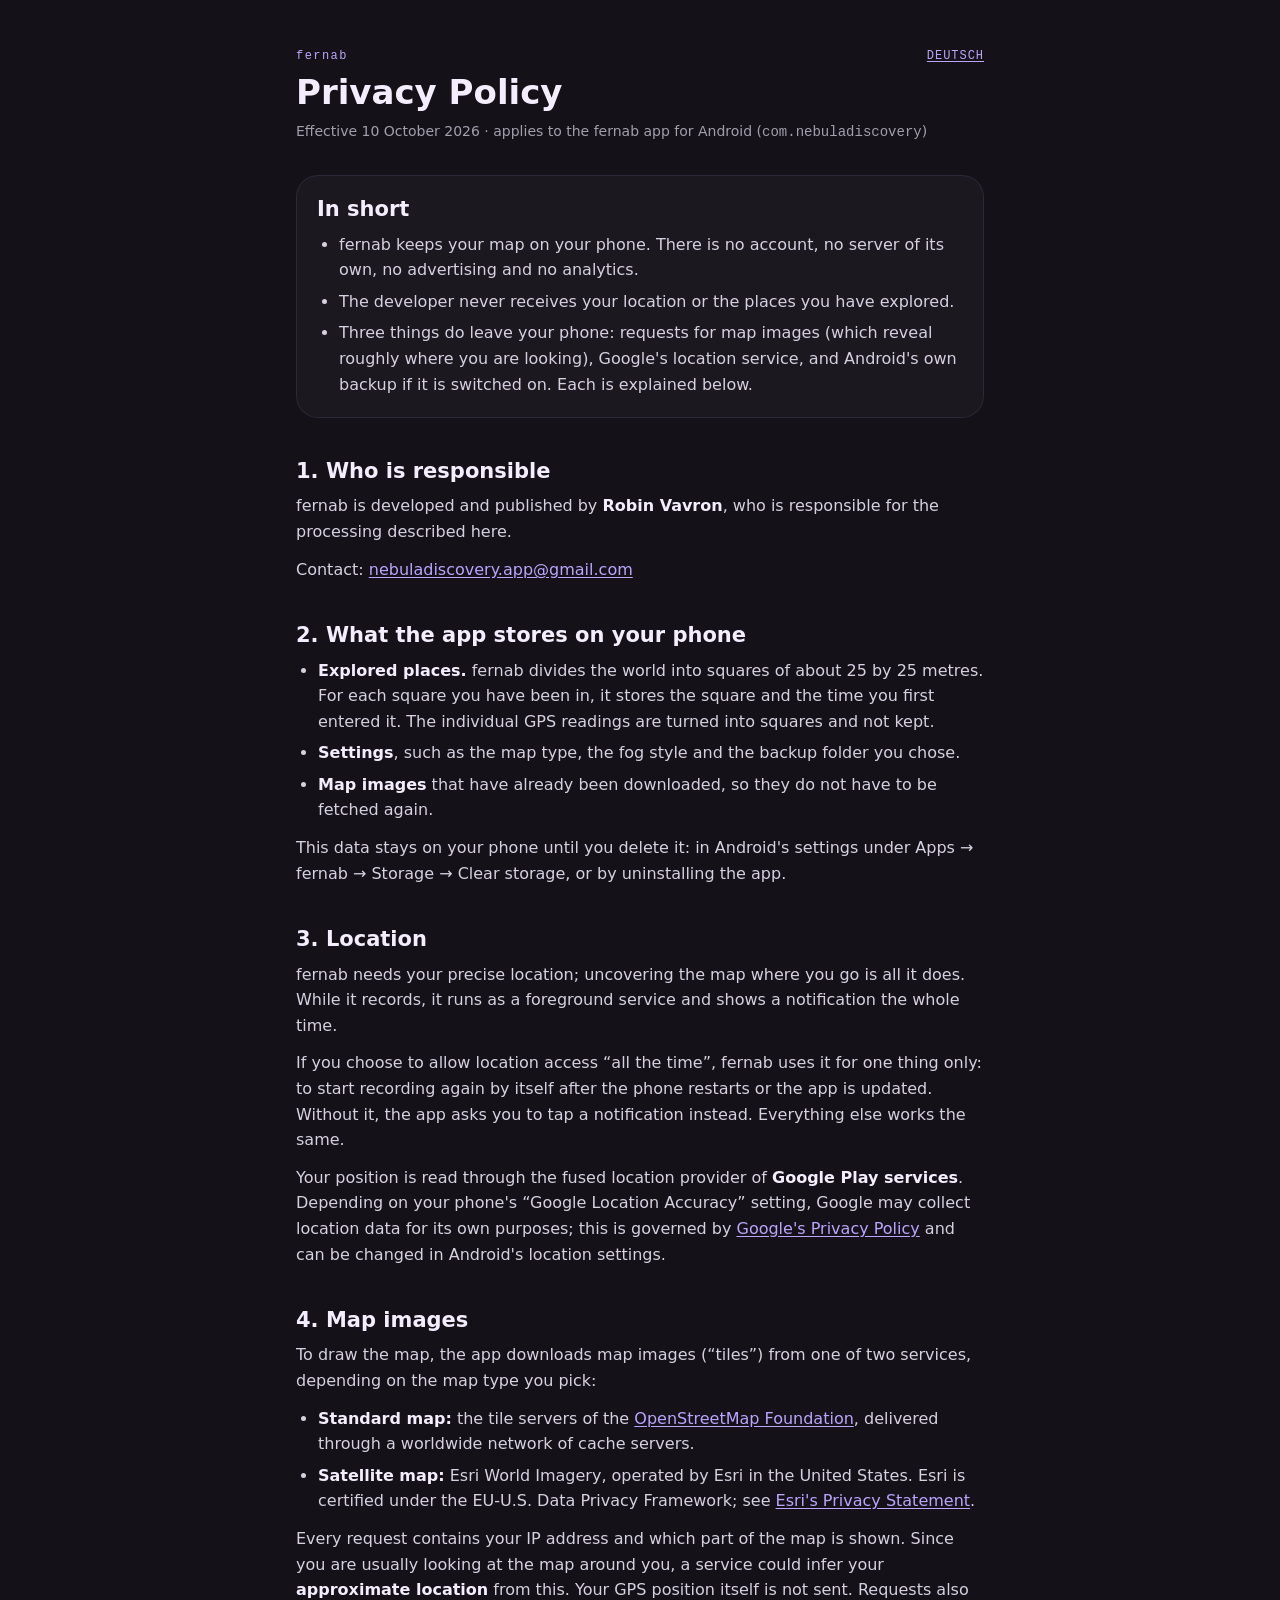
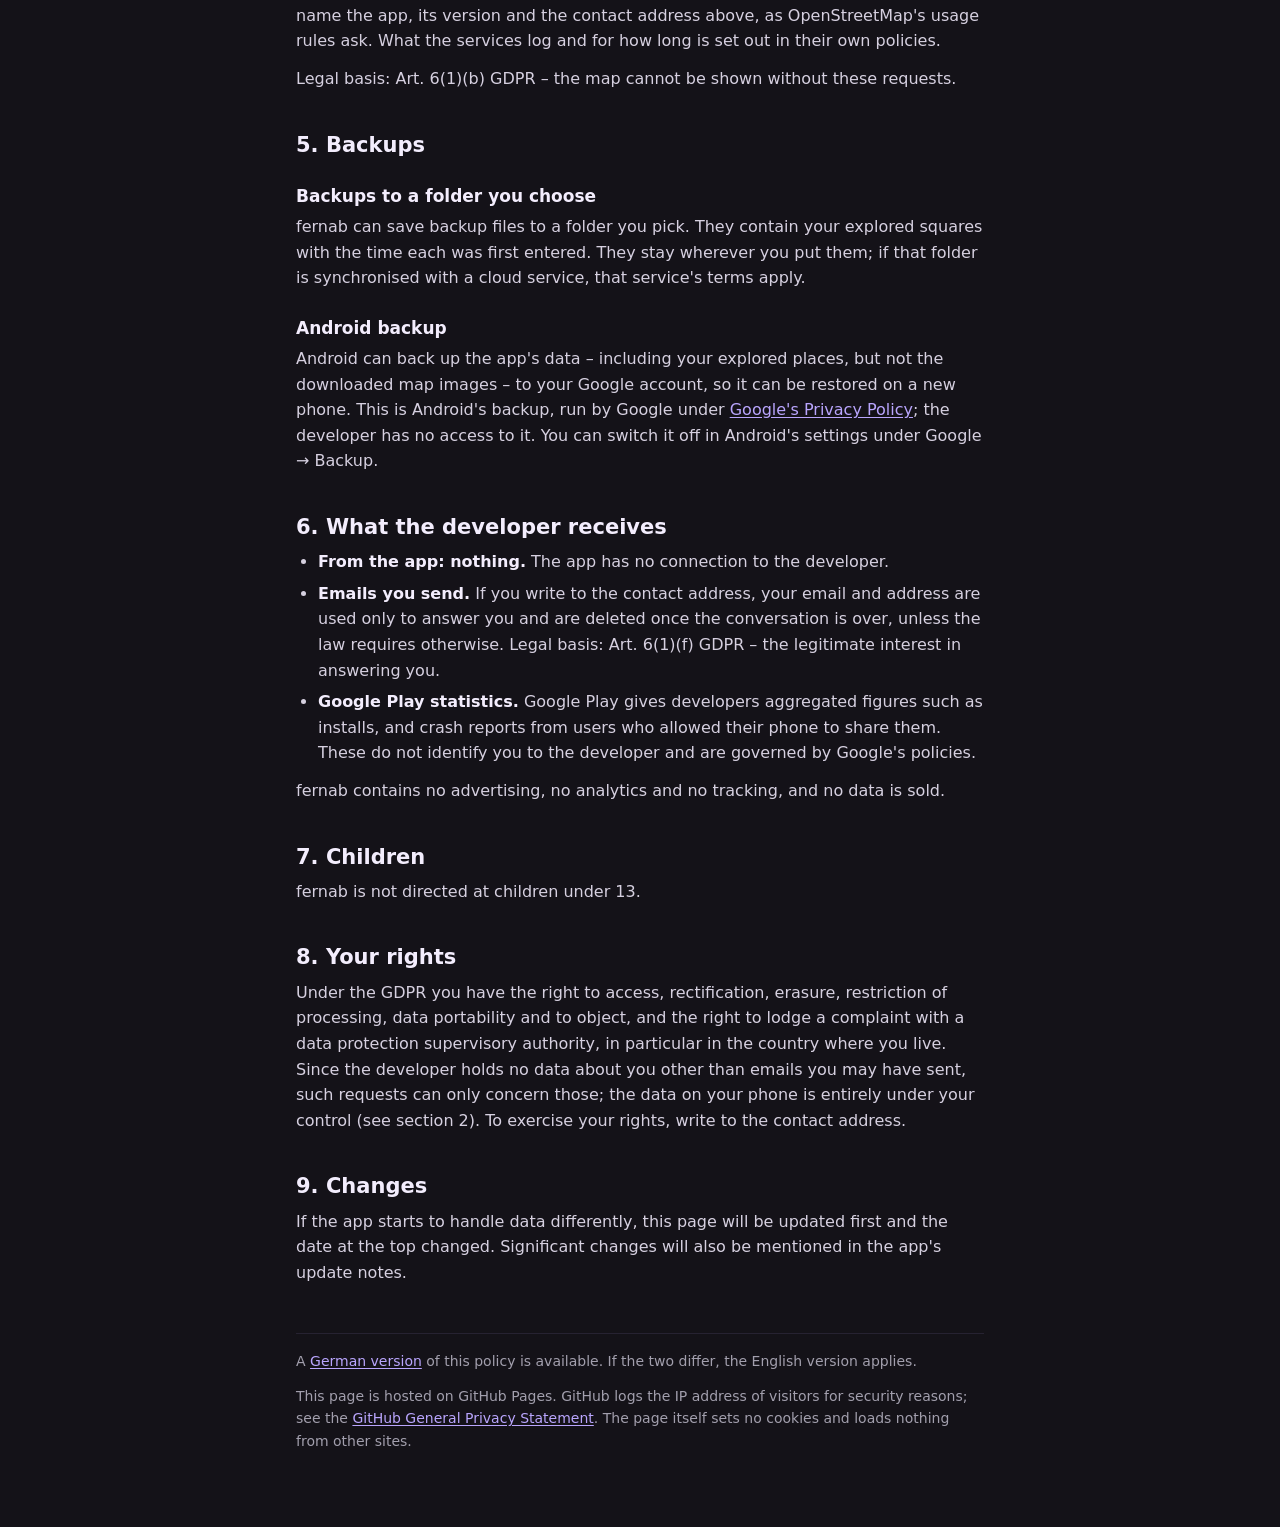
<file: index.html>
<!doctype html>
<html lang="en">
<head>
<meta charset="utf-8">
<meta name="viewport" content="width=device-width, initial-scale=1">
<title>fernab – Privacy Policy</title>
<meta name="description" content="Privacy policy of fernab, the Android app that uncovers a map of fog wherever you go.">
<link rel="alternate" hreflang="de" href="de/">
<link rel="stylesheet" href="style.css">
</head>
<body>
<main>
  <a class="lang" href="de/" hreflang="de" lang="de">DEUTSCH</a>
  <p class="kicker">fernab</p>
  <h1>Privacy Policy</h1>
  <p class="meta">Effective 10 October 2026 · applies to the fernab app for Android (<code>com.nebuladiscovery</code>)</p>

  <section class="summary">
    <h2>In short</h2>
    <ul>
      <li>fernab keeps your map on your phone. There is no account, no server of its own, no advertising and no analytics.</li>
      <li>The developer never receives your location or the places you have explored.</li>
      <li>Three things do leave your phone: requests for map images (which reveal roughly where you are looking), Google's location service, and Android's own backup if it is switched on. Each is explained below.</li>
    </ul>
  </section>

  <h2>1. Who is responsible</h2>
  <p>fernab is developed and published by <strong>Robin Vavron</strong>, who is responsible for the processing described here.</p>
  <p>Contact: <a href="mailto:nebuladiscovery.app@gmail.com">nebuladiscovery.app@gmail.com</a></p>

  <h2>2. What the app stores on your phone</h2>
  <ul>
    <li><strong>Explored places.</strong> fernab divides the world into squares of about 25 by 25 metres. For each square you have been in, it stores the square and the time you first entered it. The individual GPS readings are turned into squares and not kept.</li>
    <li><strong>Settings</strong>, such as the map type, the fog style and the backup folder you chose.</li>
    <li><strong>Map images</strong> that have already been downloaded, so they do not have to be fetched again.</li>
  </ul>
  <p>This data stays on your phone until you delete it: in Android's settings under Apps → fernab → Storage → Clear storage, or by uninstalling the app.</p>

  <h2>3. Location</h2>
  <p>fernab needs your precise location; uncovering the map where you go is all it does. While it records, it runs as a foreground service and shows a notification the whole time.</p>
  <p>If you choose to allow location access “all the time”, fernab uses it for one thing only: to start recording again by itself after the phone restarts or the app is updated. Without it, the app asks you to tap a notification instead. Everything else works the same.</p>
  <p>Your position is read through the fused location provider of <strong>Google Play services</strong>. Depending on your phone's “Google Location Accuracy” setting, Google may collect location data for its own purposes; this is governed by <a href="https://policies.google.com/privacy">Google's Privacy Policy</a> and can be changed in Android's location settings.</p>

  <h2>4. Map images</h2>
  <p>To draw the map, the app downloads map images (“tiles”) from one of two services, depending on the map type you pick:</p>
  <ul>
    <li><strong>Standard map:</strong> the tile servers of the <a href="https://osmfoundation.org/wiki/Privacy_Policy">OpenStreetMap Foundation</a>, delivered through a worldwide network of cache servers.</li>
    <li><strong>Satellite map:</strong> Esri World Imagery, operated by Esri in the United States. Esri is certified under the EU-U.S. Data Privacy Framework; see <a href="https://www.esri.com/en-us/privacy/privacy-statements/privacy-statement">Esri's Privacy Statement</a>.</li>
  </ul>
  <p>Every request contains your IP address and which part of the map is shown. Since you are usually looking at the map around you, a service could infer your <strong>approximate location</strong> from this. Your GPS position itself is not sent. Requests also name the app, its version and the contact address above, as OpenStreetMap's usage rules ask. What the services log and for how long is set out in their own policies.</p>
  <p>Legal basis: Art. 6(1)(b) GDPR – the map cannot be shown without these requests.</p>

  <h2>5. Backups</h2>
  <h3>Backups to a folder you choose</h3>
  <p>fernab can save backup files to a folder you pick. They contain your explored squares with the time each was first entered. They stay wherever you put them; if that folder is synchronised with a cloud service, that service's terms apply.</p>
  <h3>Android backup</h3>
  <p>Android can back up the app's data – including your explored places, but not the downloaded map images – to your Google account, so it can be restored on a new phone. This is Android's backup, run by Google under <a href="https://policies.google.com/privacy">Google's Privacy Policy</a>; the developer has no access to it. You can switch it off in Android's settings under Google → Backup.</p>

  <h2>6. What the developer receives</h2>
  <ul>
    <li><strong>From the app: nothing.</strong> The app has no connection to the developer.</li>
    <li><strong>Emails you send.</strong> If you write to the contact address, your email and address are used only to answer you and are deleted once the conversation is over, unless the law requires otherwise. Legal basis: Art. 6(1)(f) GDPR – the legitimate interest in answering you.</li>
    <li><strong>Google Play statistics.</strong> Google Play gives developers aggregated figures such as installs, and crash reports from users who allowed their phone to share them. These do not identify you to the developer and are governed by Google's policies.</li>
  </ul>
  <p>fernab contains no advertising, no analytics and no tracking, and no data is sold.</p>

  <h2>7. Children</h2>
  <p>fernab is not directed at children under 13.</p>

  <h2>8. Your rights</h2>
  <p>Under the GDPR you have the right to access, rectification, erasure, restriction of processing, data portability and to object, and the right to lodge a complaint with a data protection supervisory authority, in particular in the country where you live. Since the developer holds no data about you other than emails you may have sent, such requests can only concern those; the data on your phone is entirely under your control (see section 2). To exercise your rights, write to the contact address.</p>

  <h2>9. Changes</h2>
  <p>If the app starts to handle data differently, this page will be updated first and the date at the top changed. Significant changes will also be mentioned in the app's update notes.</p>

  <footer>
    <p>A <a href="de/" hreflang="de">German version</a> of this policy is available. If the two differ, the English version applies.</p>
    <p>This page is hosted on GitHub Pages. GitHub logs the IP address of visitors for security reasons; see the <a href="https://docs.github.com/en/site-policy/privacy-policies/github-general-privacy-statement">GitHub General Privacy Statement</a>. The page itself sets no cookies and loads nothing from other sites.</p>
  </footer>
</main>
</body>
</html>
</file>
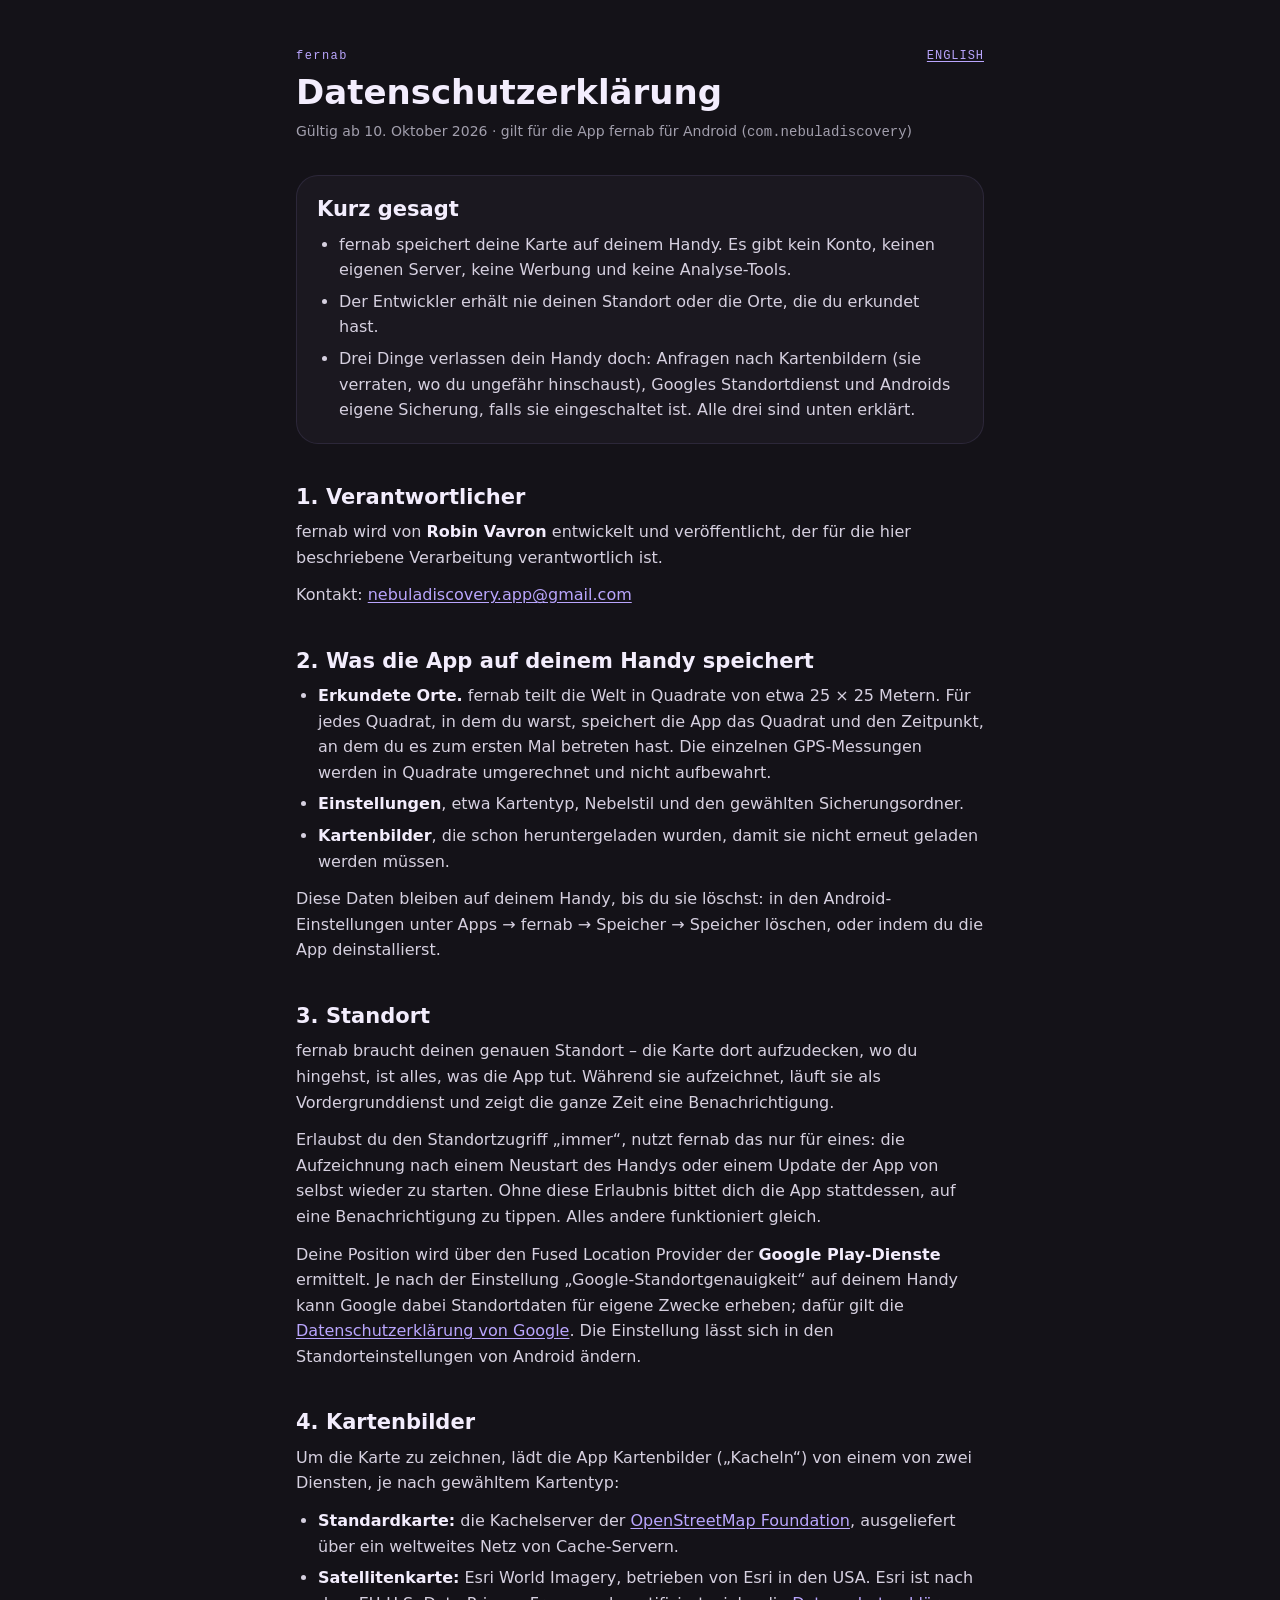
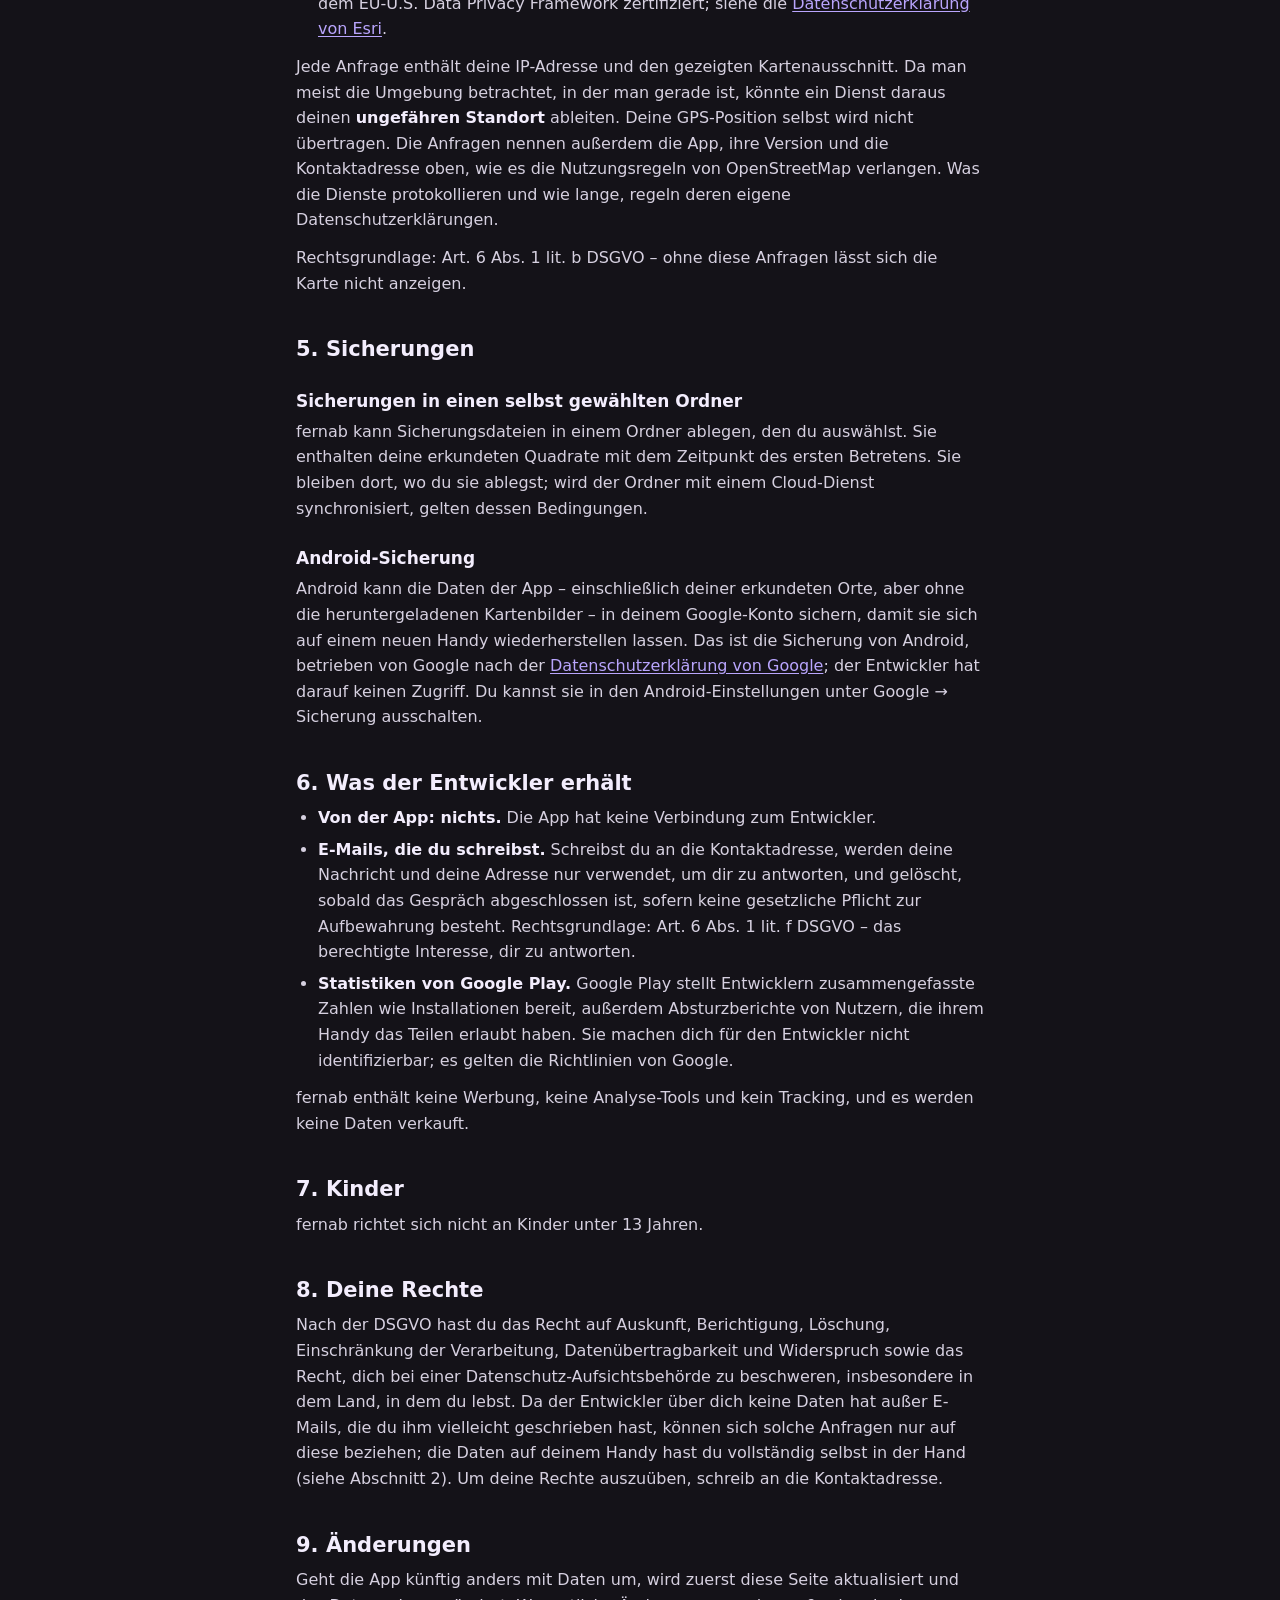
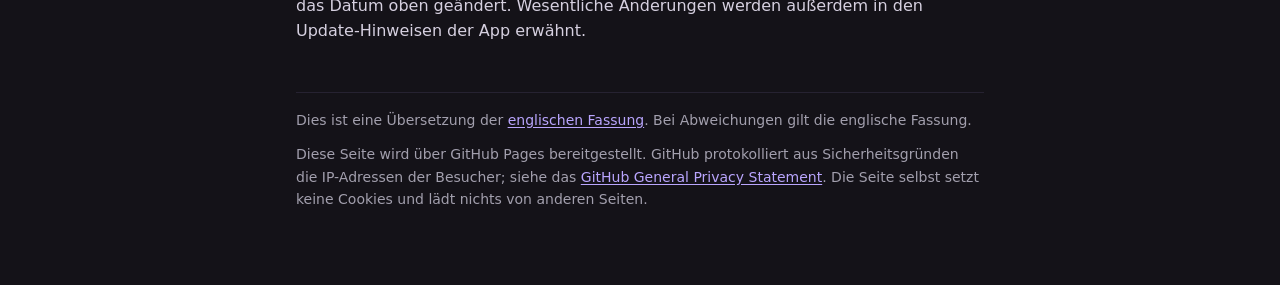
<file: de/index.html>
<!doctype html>
<html lang="de">
<head>
<meta charset="utf-8">
<meta name="viewport" content="width=device-width, initial-scale=1">
<title>fernab – Datenschutzerklärung</title>
<meta name="description" content="Datenschutzerklärung von fernab, der Android-App, die eine Nebelkarte überall dort aufdeckt, wo man hingeht.">
<link rel="alternate" hreflang="en" href="../">
<link rel="stylesheet" href="../style.css">
</head>
<body>
<main>
  <a class="lang" href="../" hreflang="en" lang="en">ENGLISH</a>
  <p class="kicker">fernab</p>
  <h1>Datenschutzerklärung</h1>
  <p class="meta">Gültig ab 10. Oktober 2026 · gilt für die App fernab für Android (<code>com.nebuladiscovery</code>)</p>

  <section class="summary">
    <h2>Kurz gesagt</h2>
    <ul>
      <li>fernab speichert deine Karte auf deinem Handy. Es gibt kein Konto, keinen eigenen Server, keine Werbung und keine Analyse-Tools.</li>
      <li>Der Entwickler erhält nie deinen Standort oder die Orte, die du erkundet hast.</li>
      <li>Drei Dinge verlassen dein Handy doch: Anfragen nach Kartenbildern (sie verraten, wo du ungefähr hinschaust), Googles Standortdienst und Androids eigene Sicherung, falls sie eingeschaltet ist. Alle drei sind unten erklärt.</li>
    </ul>
  </section>

  <h2>1. Verantwortlicher</h2>
  <p>fernab wird von <strong>Robin Vavron</strong> entwickelt und veröffentlicht, der für die hier beschriebene Verarbeitung verantwortlich ist.</p>
  <p>Kontakt: <a href="mailto:nebuladiscovery.app@gmail.com">nebuladiscovery.app@gmail.com</a></p>

  <h2>2. Was die App auf deinem Handy speichert</h2>
  <ul>
    <li><strong>Erkundete Orte.</strong> fernab teilt die Welt in Quadrate von etwa 25 × 25 Metern. Für jedes Quadrat, in dem du warst, speichert die App das Quadrat und den Zeitpunkt, an dem du es zum ersten Mal betreten hast. Die einzelnen GPS-Messungen werden in Quadrate umgerechnet und nicht aufbewahrt.</li>
    <li><strong>Einstellungen</strong>, etwa Kartentyp, Nebelstil und den gewählten Sicherungsordner.</li>
    <li><strong>Kartenbilder</strong>, die schon heruntergeladen wurden, damit sie nicht erneut geladen werden müssen.</li>
  </ul>
  <p>Diese Daten bleiben auf deinem Handy, bis du sie löschst: in den Android-Einstellungen unter Apps → fernab → Speicher → Speicher löschen, oder indem du die App deinstallierst.</p>

  <h2>3. Standort</h2>
  <p>fernab braucht deinen genauen Standort – die Karte dort aufzudecken, wo du hingehst, ist alles, was die App tut. Während sie aufzeichnet, läuft sie als Vordergrunddienst und zeigt die ganze Zeit eine Benachrichtigung.</p>
  <p>Erlaubst du den Standortzugriff „immer“, nutzt fernab das nur für eines: die Aufzeichnung nach einem Neustart des Handys oder einem Update der App von selbst wieder zu starten. Ohne diese Erlaubnis bittet dich die App stattdessen, auf eine Benachrichtigung zu tippen. Alles andere funktioniert gleich.</p>
  <p>Deine Position wird über den Fused Location Provider der <strong>Google Play-Dienste</strong> ermittelt. Je nach der Einstellung „Google-Standortgenauigkeit“ auf deinem Handy kann Google dabei Standortdaten für eigene Zwecke erheben; dafür gilt die <a href="https://policies.google.com/privacy?hl=de">Datenschutzerklärung von Google</a>. Die Einstellung lässt sich in den Standorteinstellungen von Android ändern.</p>

  <h2>4. Kartenbilder</h2>
  <p>Um die Karte zu zeichnen, lädt die App Kartenbilder („Kacheln“) von einem von zwei Diensten, je nach gewähltem Kartentyp:</p>
  <ul>
    <li><strong>Standardkarte:</strong> die Kachelserver der <a href="https://osmfoundation.org/wiki/Privacy_Policy">OpenStreetMap Foundation</a>, ausgeliefert über ein weltweites Netz von Cache-Servern.</li>
    <li><strong>Satellitenkarte:</strong> Esri World Imagery, betrieben von Esri in den USA. Esri ist nach dem EU-U.S. Data Privacy Framework zertifiziert; siehe die <a href="https://www.esri.com/en-us/privacy/privacy-statements/privacy-statement">Datenschutzerklärung von Esri</a>.</li>
  </ul>
  <p>Jede Anfrage enthält deine IP-Adresse und den gezeigten Kartenausschnitt. Da man meist die Umgebung betrachtet, in der man gerade ist, könnte ein Dienst daraus deinen <strong>ungefähren Standort</strong> ableiten. Deine GPS-Position selbst wird nicht übertragen. Die Anfragen nennen außerdem die App, ihre Version und die Kontaktadresse oben, wie es die Nutzungsregeln von OpenStreetMap verlangen. Was die Dienste protokollieren und wie lange, regeln deren eigene Datenschutzerklärungen.</p>
  <p>Rechtsgrundlage: Art. 6 Abs. 1 lit. b DSGVO – ohne diese Anfragen lässt sich die Karte nicht anzeigen.</p>

  <h2>5. Sicherungen</h2>
  <h3>Sicherungen in einen selbst gewählten Ordner</h3>
  <p>fernab kann Sicherungsdateien in einem Ordner ablegen, den du auswählst. Sie enthalten deine erkundeten Quadrate mit dem Zeitpunkt des ersten Betretens. Sie bleiben dort, wo du sie ablegst; wird der Ordner mit einem Cloud-Dienst synchronisiert, gelten dessen Bedingungen.</p>
  <h3>Android-Sicherung</h3>
  <p>Android kann die Daten der App – einschließlich deiner erkundeten Orte, aber ohne die heruntergeladenen Kartenbilder – in deinem Google-Konto sichern, damit sie sich auf einem neuen Handy wiederherstellen lassen. Das ist die Sicherung von Android, betrieben von Google nach der <a href="https://policies.google.com/privacy?hl=de">Datenschutzerklärung von Google</a>; der Entwickler hat darauf keinen Zugriff. Du kannst sie in den Android-Einstellungen unter Google → Sicherung ausschalten.</p>

  <h2>6. Was der Entwickler erhält</h2>
  <ul>
    <li><strong>Von der App: nichts.</strong> Die App hat keine Verbindung zum Entwickler.</li>
    <li><strong>E-Mails, die du schreibst.</strong> Schreibst du an die Kontaktadresse, werden deine Nachricht und deine Adresse nur verwendet, um dir zu antworten, und gelöscht, sobald das Gespräch abgeschlossen ist, sofern keine gesetzliche Pflicht zur Aufbewahrung besteht. Rechtsgrundlage: Art. 6 Abs. 1 lit. f DSGVO – das berechtigte Interesse, dir zu antworten.</li>
    <li><strong>Statistiken von Google Play.</strong> Google Play stellt Entwicklern zusammengefasste Zahlen wie Installationen bereit, außerdem Absturzberichte von Nutzern, die ihrem Handy das Teilen erlaubt haben. Sie machen dich für den Entwickler nicht identifizierbar; es gelten die Richtlinien von Google.</li>
  </ul>
  <p>fernab enthält keine Werbung, keine Analyse-Tools und kein Tracking, und es werden keine Daten verkauft.</p>

  <h2>7. Kinder</h2>
  <p>fernab richtet sich nicht an Kinder unter 13 Jahren.</p>

  <h2>8. Deine Rechte</h2>
  <p>Nach der DSGVO hast du das Recht auf Auskunft, Berichtigung, Löschung, Einschränkung der Verarbeitung, Datenübertragbarkeit und Widerspruch sowie das Recht, dich bei einer Datenschutz-Aufsichtsbehörde zu beschweren, insbesondere in dem Land, in dem du lebst. Da der Entwickler über dich keine Daten hat außer E-Mails, die du ihm vielleicht geschrieben hast, können sich solche Anfragen nur auf diese beziehen; die Daten auf deinem Handy hast du vollständig selbst in der Hand (siehe Abschnitt 2). Um deine Rechte auszuüben, schreib an die Kontaktadresse.</p>

  <h2>9. Änderungen</h2>
  <p>Geht die App künftig anders mit Daten um, wird zuerst diese Seite aktualisiert und das Datum oben geändert. Wesentliche Änderungen werden außerdem in den Update-Hinweisen der App erwähnt.</p>

  <footer>
    <p>Dies ist eine Übersetzung der <a href="../" hreflang="en">englischen Fassung</a>. Bei Abweichungen gilt die englische Fassung.</p>
    <p>Diese Seite wird über GitHub Pages bereitgestellt. GitHub protokolliert aus Sicherheitsgründen die IP-Adressen der Besucher; siehe das <a href="https://docs.github.com/en/site-policy/privacy-policies/github-general-privacy-statement">GitHub General Privacy Statement</a>. Die Seite selbst setzt keine Cookies und lädt nichts von anderen Seiten.</p>
  </footer>
</main>
</body>
</html>
</file>
<file: style.css>
:root {
  --night: #141218;
  --surface: #1b1820;
  --line: rgba(185, 165, 253, .11);
  --title: #f3edfd;
  --body: #d6d0e0;
  --muted: #a29fad;
  --lavender: #b9a5fd;
}
* { box-sizing: border-box; }
html { -webkit-text-size-adjust: 100%; }
body {
  margin: 0;
  background: var(--night);
  color: var(--body);
  font: 16px/1.6 system-ui, -apple-system, "Segoe UI", Roboto, sans-serif;
}
main { max-width: 720px; margin: 0 auto; padding: 48px 16px 64px; }
.kicker {
  font: 500 12px/1.4 ui-monospace, "SFMono-Regular", Menlo, Consolas, monospace;
  letter-spacing: .12em;
  text-transform: none;
  color: var(--lavender);
  margin: 0 0 8px;
}
h1 { color: var(--title); font-size: 34px; line-height: 1.15; margin: 0 0 8px; }
h2 { color: var(--title); font-size: 21px; line-height: 1.3; margin: 40px 0 8px; }
h3 { color: var(--title); font-size: 17px; margin: 24px 0 4px; }
p, ul { margin: 0 0 12px; }
ul { padding-left: 22px; }
li { margin-bottom: 6px; }
a { color: var(--lavender); text-underline-offset: 2px; overflow-wrap: anywhere; }
strong { color: var(--title); }
.meta { color: var(--muted); font-size: 14px; margin-bottom: 32px; }
.lang { float: right; font: 500 12px/1.4 ui-monospace, "SFMono-Regular", Menlo, Consolas, monospace; letter-spacing: .08em; }
.summary {
  background: var(--surface);
  border: 1px solid var(--line);
  border-radius: 22px;
  padding: 20px 20px 8px;
  margin-bottom: 8px;
}
.summary h2 { margin-top: 0; }
footer { color: var(--muted); font-size: 14px; margin-top: 48px; border-top: 1px solid var(--line); padding-top: 16px; }
</file>
